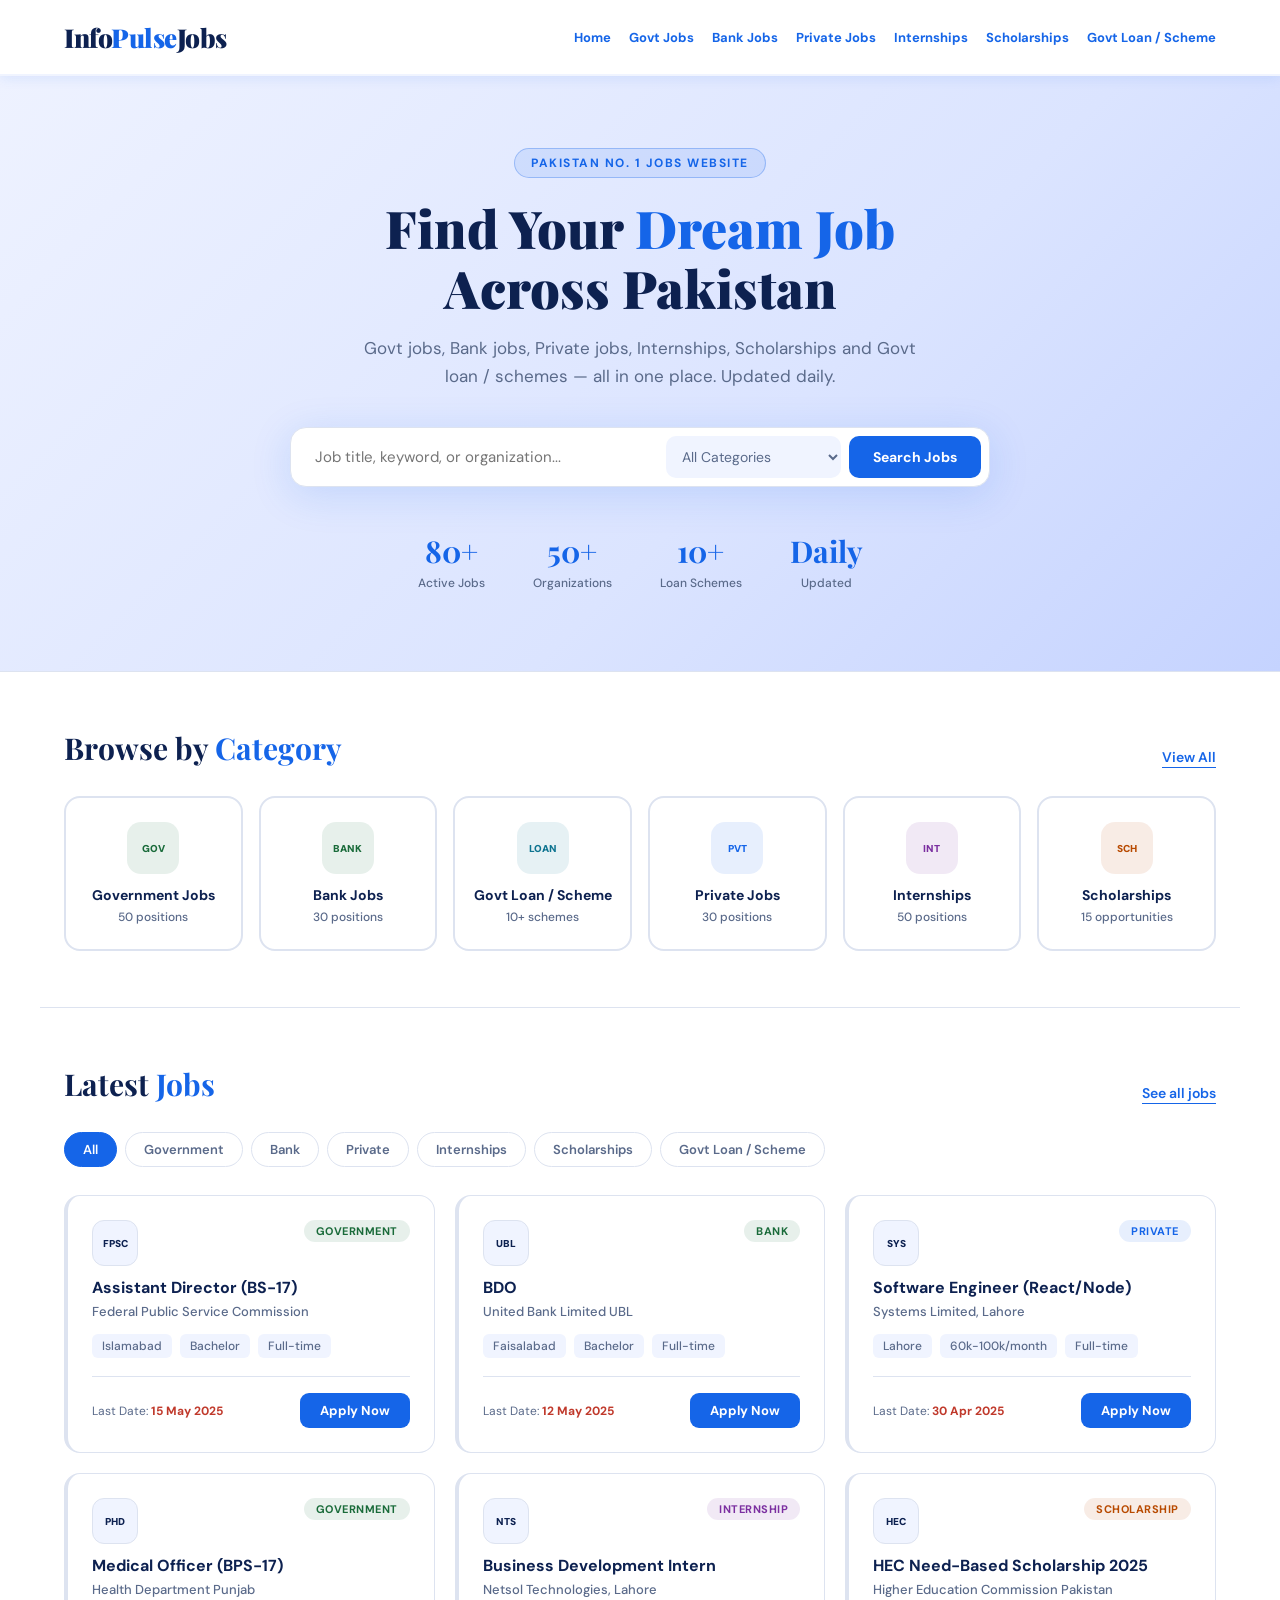
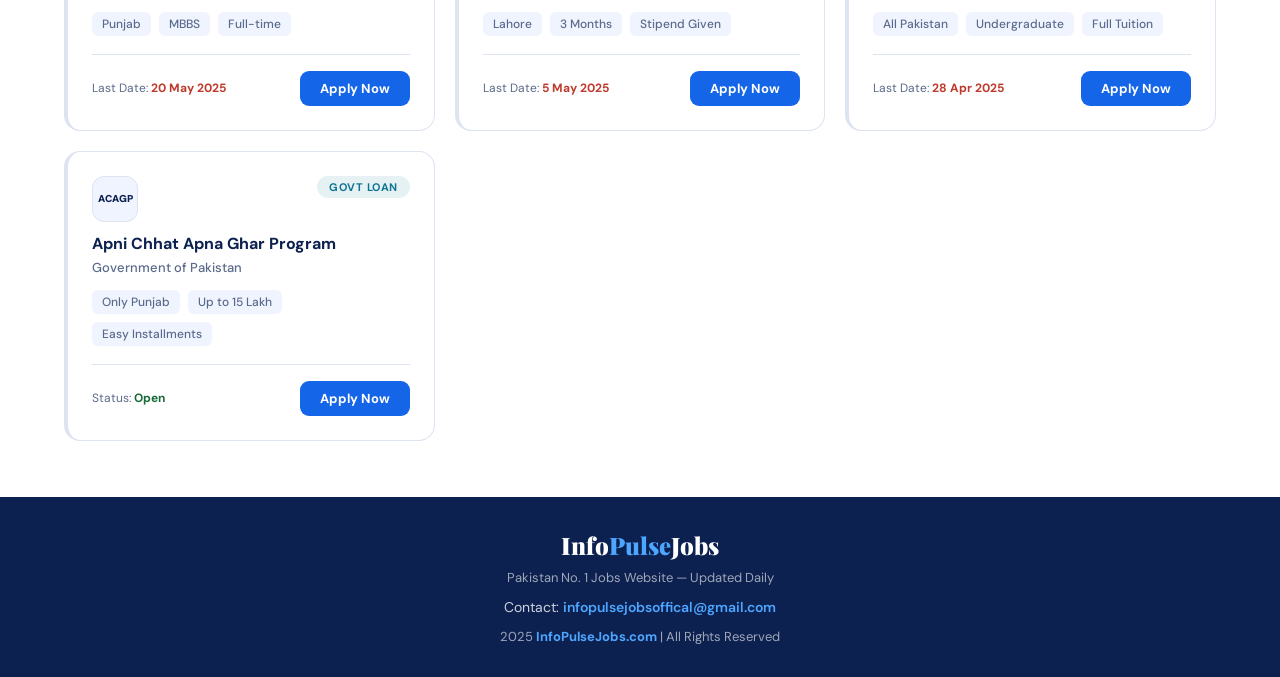
<file: index.html>
<!DOCTYPE html>
<html lang='en'>
<head>
  <meta charset='UTF-8'/>
  <meta name='viewport' content='width=device-width, initial-scale=1.0'/>
  <title>InfoPulseJobs - Pakistan No. 1 Jobs Website</title>
  <link href='https://fonts.googleapis.com/css2?family=Playfair+Display:wght@700;900&family=DM+Sans:wght@300;400;500;600&display=swap' rel='stylesheet'/>
  <link rel='stylesheet' href='style.css'/>
</head>
<body>

  <!-- HEADER -->
  <header>
    <div class='header-inner'>
      <a class='logo' href='#'>
        <div class='logo-word'>
          <span class='info'>Info</span><span class='pulse'>Pulse</span><span class='jobs'>Jobs</span>
        </div>
      </a>
      <nav>
        <a href='#'>Home</a>
        <a href='#'>Govt Jobs</a>
        <a href='#'>Bank Jobs</a>
        <a href='#'>Private Jobs</a>
        <a href='#'>Internships</a>
        <a href='#'>Scholarships</a>
        <a href='#'>Govt Loan / Scheme</a>
      </nav>
    </div>
  </header>

  <!-- HERO -->
  <div class='hero'>
    <div class='hero-badge'>Pakistan No. 1 Jobs Website</div>
    <h1>Find Your <span>Dream Job</span><br/>Across Pakistan</h1>
    <p>Govt jobs, Bank jobs, Private jobs, Internships, Scholarships and Govt loan / schemes — all in one place. Updated daily.</p>
    <div class='search-box'>
      <input type='text' placeholder='Job title, keyword, or organization...'/>
      <select>
        <option>All Categories</option>
        <option>Government Jobs</option>
        <option>Bank Jobs</option>
        <option>Private Jobs</option>
        <option>Internships</option>
        <option>Scholarships</option>
        <option>Govt Loan / Scheme</option>
      </select>
      <button class='search-btn'>Search Jobs</button>
    </div>
    <div class='stats'>
      <div class='stat'><div class='stat-num'>80+</div><div class='stat-label'>Active Jobs</div></div>
      <div class='stat'><div class='stat-num'>50+</div><div class='stat-label'>Organizations</div></div>
      <div class='stat'><div class='stat-num'>10+</div><div class='stat-label'>Loan Schemes</div></div>
      <div class='stat'><div class='stat-num'>Daily</div><div class='stat-label'>Updated</div></div>
    </div>
  </div>

  <!-- CATEGORIES -->
  <div class='section'>
    <div class='section-header'>
      <div class='section-title'>Browse by <span>Category</span></div>
      <a href='#' class='see-all'>View All</a>
    </div>
    <div class='categories'>
      <a href='#' class='cat-card gov'>
        <div class='cat-icon'>GOV</div>
        <div class='cat-name'>Government Jobs</div>
        <div class='cat-count'>50 positions</div>
      </a>
      <a href='#' class='cat-card gov'>
        <div class='cat-icon'>BANK</div>
        <div class='cat-name'>Bank Jobs</div>
        <div class='cat-count'>30 positions</div>
      </a>
      <a href='#' class='cat-card loan'>
        <div class='cat-icon'>LOAN</div>
        <div class='cat-name'>Govt Loan / Scheme</div>
        <div class='cat-count'>10+ schemes</div>
      </a>
      <a href='#' class='cat-card private'>
        <div class='cat-icon'>PVT</div>
        <div class='cat-name'>Private Jobs</div>
        <div class='cat-count'>30 positions</div>
      </a>
      <a href='#' class='cat-card intern'>
        <div class='cat-icon'>INT</div>
        <div class='cat-name'>Internships</div>
        <div class='cat-count'>50 positions</div>
      </a>
      <a href='#' class='cat-card scholar'>
        <div class='cat-icon'>SCH</div>
        <div class='cat-name'>Scholarships</div>
        <div class='cat-count'>15 opportunities</div>
      </a>
    </div>
  </div>

  <div class='divider'></div>

  <!-- LATEST JOBS -->
  <div class='section'>
    <div class='section-header'>
      <div class='section-title'>Latest <span>Jobs</span></div>
      <a href='#' class='see-all'>See all jobs</a>
    </div>

    <!-- FILTER TABS -->
    <div class='filter-tabs'>
      <button class='filter-tab active' onclick='filterJobs(this, "all")'>All</button>
      <button class='filter-tab' onclick='filterJobs(this, "gov")'>Government</button>
      <button class='filter-tab' onclick='filterJobs(this, "bank")'>Bank</button>
      <button class='filter-tab' onclick='filterJobs(this, "private")'>Private</button>
      <button class='filter-tab' onclick='filterJobs(this, "intern")'>Internships</button>
      <button class='filter-tab' onclick='filterJobs(this, "scholar")'>Scholarships</button>
      <button class='filter-tab' onclick='filterJobs(this, "loan")'>Govt Loan / Scheme</button>
    </div>

    <!-- JOB CARDS -->
    <div class='jobs-grid' id='jobsGrid'>

      <div class='job-card' data-cat='gov'>
        <div class='job-top'>
          <div class='job-logo'>FPSC</div>
          <span class='job-badge badge-gov'>Government</span>
        </div>
        <div class='job-title'>Assistant Director (BS-17)</div>
        <div class='job-org'>Federal Public Service Commission</div>
        <div class='job-meta'>
          <span class='meta-item'>Islamabad</span>
          <span class='meta-item'>Bachelor</span>
          <span class='meta-item'>Full-time</span>
        </div>
        <div class='job-footer'>
          <div class='deadline'>Last Date: <strong>15 May 2025</strong></div>
          <button class='apply-btn' onclick='applyJob("FPSC AD")'>Apply Now</button>
        </div>
      </div>

        <div class='job-card' data-cat='bank'>
        <div class='job-top'>
          <div class='job-logo'>UBL</div>
          <span class='job-badge badge-gov'>Bank</span>
        </div>
        <div class='job-title'>BDO</div>
        <div class='job-org'>United Bank Limited UBL</div>
        <div class='job-meta'>
          <span class='meta-item'>Faisalabad</span>
          <span class='meta-item'>Bachelor</span>
          <span class='meta-item'>Full-time</span>
        </div>
        <div class='job-footer'>
          <div class='deadline'>Last Date: <strong>12 May 2025</strong></div>
          <button class='apply-btn' onclick='applyJob("https://ubldigital.com/")'>Apply Now</button>
        </div>
      </div>

      <div class='job-card' data-cat='private'>
        <div class='job-top'>
          <div class='job-logo'>SYS</div>
          <span class='job-badge badge-private'>Private</span>
        </div>
        <div class='job-title'>Software Engineer (React/Node)</div>
        <div class='job-org'>Systems Limited, Lahore</div>
        <div class='job-meta'>
          <span class='meta-item'>Lahore</span>
          <span class='meta-item'>60k-100k/month</span>
          <span class='meta-item'>Full-time</span>
        </div>
        <div class='job-footer'>
          <div class='deadline'>Last Date: <strong>30 Apr 2025</strong></div>
          <button class='apply-btn' onclick='applyJob("Systems Ltd")'>Apply Now</button>
        </div>
      </div>

      <div class='job-card' data-cat='gov'>
        <div class='job-top'>
          <div class='job-logo'>PHD</div>
          <span class='job-badge badge-gov'>Government</span>
        </div>
        <div class='job-title'>Medical Officer (BPS-17)</div>
        <div class='job-org'>Health Department Punjab</div>
        <div class='job-meta'>
          <span class='meta-item'>Punjab</span>
          <span class='meta-item'>MBBS</span>
          <span class='meta-item'>Full-time</span>
        </div>
        <div class='job-footer'>
          <div class='deadline'>Last Date: <strong>20 May 2025</strong></div>
          <button class='apply-btn' onclick='applyJob("Punjab MO")'>Apply Now</button>
        </div>
      </div>

      <div class='job-card' data-cat='intern'>
        <div class='job-top'>
          <div class='job-logo'>NTS</div>
          <span class='job-badge badge-intern'>Internship</span>
        </div>
        <div class='job-title'>Business Development Intern</div>
        <div class='job-org'>Netsol Technologies, Lahore</div>
        <div class='job-meta'>
          <span class='meta-item'>Lahore</span>
          <span class='meta-item'>3 Months</span>
          <span class='meta-item'>Stipend Given</span>
        </div>
        <div class='job-footer'>
          <div class='deadline'>Last Date: <strong>5 May 2025</strong></div>
          <button class='apply-btn' onclick='applyJob("Netsol Intern")'>Apply Now</button>
        </div>
      </div>

      <div class='job-card' data-cat='scholar'>
        <div class='job-top'>
          <div class='job-logo'>HEC</div>
          <span class='job-badge badge-scholar'>Scholarship</span>
        </div>
        <div class='job-title'>HEC Need-Based Scholarship 2025</div>
        <div class='job-org'>Higher Education Commission Pakistan</div>
        <div class='job-meta'>
          <span class='meta-item'>All Pakistan</span>
          <span class='meta-item'>Undergraduate</span>
          <span class='meta-item'>Full Tuition</span>
        </div>
        <div class='job-footer'>
          <div class='deadline'>Last Date: <strong>28 Apr 2025</strong></div>
          <button class='apply-btn' onclick='applyJob("HEC Scholarship")'>Apply Now</button>
        </div>
      </div>

      <div class='job-card' data-cat='loan'>
        <div class='job-top'>
          <div class='job-logo'>ACAGP</div>
          <span class='job-badge badge-loan'>Govt Loan</span>
        </div>
        <div class='job-title'>Apni Chhat Apna Ghar Program</div>
        <div class='job-org'>Government of Pakistan</div>
        <div class='job-meta'>
          <span class='meta-item'>Only Punjab</span>
          <span class='meta-item'>Up to 15 Lakh</span>
          <span class='meta-item'>Easy Installments</span>
        </div>
        <div class='job-footer'>
          <div class='deadline'>Status: <strong class='open'>Open</strong></div>
          <button class='apply-btn' onclick='applyJob("https://acag.punjab.gov.pk/index.aspx")'>Apply Now</button>
        </div>
      </div>

    </div>
  </div>

  <!-- FOOTER -->
  <footer>
    <div class='footer-logo'>
      <span class='info'>Info</span><span class='pulse'>Pulse</span><span class='jobs'>Jobs</span>
    </div>
    <p>Pakistan No. 1 Jobs Website — Updated Daily</p>
    <div class='footer-email'>
      Contact: <a href='mailto:infopulsejobsoffical@gmail.com'>infopulsejobsoffical@gmail.com</a>
    </div>
    <p class='footer-copy'>2025 <strong>InfoPulseJobs.com</strong> | All Rights Reserved</p>
  </footer>

  <script src='script.js'></script>
</body>
</html>
</file>
<file: style.css>
/* ================================
   INFOPULSEJOBS - STYLESHEET
   style.css
================================ */

/* --- ROOT VARIABLES --- */
:root {
  --navy:    #0d2150;
  --blue:    #1565e8;
  --light:   #f0f4ff;
  --white:   #ffffff;
  --gray:    #5a6a8a;
  --border:  #dde3f0;
  --gov:     #1a6b3a;
  --intern:  #7b2fa0;
  --scholar: #b84a00;
  --loan:    #0e7490;
}

/* --- RESET --- */
* {
  margin: 0;
  padding: 0;
  box-sizing: border-box;
}

body {
  font-family: 'DM Sans', sans-serif;
  background: #ffffff;
  color: var(--navy);
}

/* ================================
   HEADER
================================ */
header {
  background: #ffffff;
  position: sticky;
  top: 0;
  z-index: 100;
  box-shadow: 0 2px 12px rgba(21, 101, 232, 0.1);
  border-bottom: 2px solid var(--light);
}

.header-inner {
  max-width: 1200px;
  margin: 0 auto;
  padding: 0 24px;
  display: flex;
  align-items: center;
  justify-content: space-between;
  height: 74px;
}

/* Logo */
.logo {
  text-decoration: none;
}

.logo-word {
  font-family: 'Playfair Display', serif;
  font-size: 26px;
  font-weight: 900;
  letter-spacing: -0.5px;
}

.logo-word .info { color: var(--navy); }
.logo-word .pulse { color: var(--blue); }
.logo-word .jobs { color: var(--navy); }

/* Nav */
nav {
  display: flex;
  gap: 18px;
  align-items: center;
  flex-wrap: wrap;
}

nav a {
  color: var(--blue);
  text-decoration: none;
  font-size: 13px;
  font-weight: 700;
  transition: color 0.2s;
  white-space: nowrap;
}

nav a:hover {
  color: var(--navy);
}

/* ================================
   HERO SECTION
================================ */
.hero {
  background: linear-gradient(135deg, #eef2ff 0%, #dbe4ff 60%, #c5d3ff 100%);
  padding: 72px 24px 80px;
  text-align: center;
  border-bottom: 1px solid var(--border);
}

.hero-badge {
  display: inline-block;
  background: rgba(21, 101, 232, 0.1);
  border: 1px solid rgba(21, 101, 232, 0.3);
  color: var(--blue);
  font-size: 12px;
  font-weight: 700;
  letter-spacing: 1.5px;
  text-transform: uppercase;
  padding: 6px 16px;
  border-radius: 100px;
  margin-bottom: 20px;
}

.hero h1 {
  font-family: 'Playfair Display', serif;
  font-size: 52px;
  font-weight: 900;
  color: var(--navy);
  line-height: 1.15;
  margin-bottom: 16px;
}

.hero h1 span {
  color: var(--blue);
}

.hero p {
  color: var(--gray);
  font-size: 17px;
  max-width: 560px;
  margin: 0 auto 36px;
  line-height: 1.7;
}

/* Search Box */
.search-box {
  background: var(--white);
  border-radius: 16px;
  padding: 8px;
  display: flex;
  gap: 8px;
  max-width: 700px;
  margin: 0 auto;
  box-shadow: 0 8px 40px rgba(21, 101, 232, 0.15);
  border: 1.5px solid var(--border);
}

.search-box input {
  flex: 1;
  border: none;
  outline: none;
  font-size: 15px;
  padding: 10px 16px;
  font-family: 'DM Sans', sans-serif;
  color: var(--navy);
  background: transparent;
}

.search-box select {
  border: none;
  outline: none;
  font-size: 14px;
  padding: 10px 12px;
  font-family: 'DM Sans', sans-serif;
  color: var(--gray);
  background: var(--light);
  border-radius: 10px;
  cursor: pointer;
}

.search-btn {
  background: var(--blue);
  color: #ffffff;
  border: none;
  padding: 12px 24px;
  border-radius: 10px;
  font-size: 14px;
  font-weight: 700;
  cursor: pointer;
  font-family: 'DM Sans', sans-serif;
  transition: background 0.2s;
}

.search-btn:hover {
  background: var(--navy);
}

/* Stats */
.stats {
  display: flex;
  justify-content: center;
  gap: 48px;
  margin-top: 44px;
  flex-wrap: wrap;
}

.stat {
  text-align: center;
}

.stat-num {
  font-family: 'Playfair Display', serif;
  font-size: 30px;
  font-weight: 700;
  color: var(--blue);
}

.stat-label {
  font-size: 12px;
  color: var(--gray);
  margin-top: 4px;
  font-weight: 500;
}

/* ================================
   SECTIONS
================================ */
.section {
  max-width: 1200px;
  margin: 0 auto;
  padding: 56px 24px;
}

.section-header {
  display: flex;
  align-items: flex-end;
  justify-content: space-between;
  margin-bottom: 28px;
}

.section-title {
  font-family: 'Playfair Display', serif;
  font-size: 30px;
  font-weight: 700;
  color: var(--navy);
}

.section-title span {
  color: var(--blue);
}

.see-all {
  color: var(--blue);
  font-size: 14px;
  font-weight: 600;
  text-decoration: none;
  border-bottom: 1.5px solid var(--blue);
  padding-bottom: 1px;
}

.divider {
  height: 1px;
  background: var(--border);
  max-width: 1200px;
  margin: 0 auto;
}

/* ================================
   CATEGORY CARDS
================================ */
.categories {
  display: grid;
  grid-template-columns: repeat(auto-fit, minmax(170px, 1fr));
  gap: 16px;
}

.cat-card {
  background: var(--white);
  border-radius: 16px;
  padding: 24px 16px;
  border: 2px solid var(--border);
  cursor: pointer;
  transition: all 0.2s;
  text-align: center;
  text-decoration: none;
  display: block;
}

.cat-card:hover {
  transform: translateY(-4px);
  box-shadow: 0 12px 32px rgba(21, 101, 232, 0.12);
  border-color: var(--blue);
}

.cat-icon {
  width: 52px;
  height: 52px;
  border-radius: 14px;
  display: flex;
  align-items: center;
  justify-content: center;
  font-size: 10px;
  font-weight: 900;
  margin: 0 auto 12px;
}

.cat-card.gov .cat-icon     { background: rgba(26, 107, 58, 0.1);  color: var(--gov); }
.cat-card.private .cat-icon { background: rgba(21, 101, 232, 0.1); color: var(--blue); }
.cat-card.intern .cat-icon  { background: rgba(123, 47, 160, 0.1); color: var(--intern); }
.cat-card.scholar .cat-icon { background: rgba(184, 74, 0, 0.1);   color: var(--scholar); }
.cat-card.loan .cat-icon    { background: rgba(14, 116, 144, 0.1); color: var(--loan); }

.cat-name {
  font-size: 14px;
  font-weight: 700;
  margin-bottom: 5px;
  color: var(--navy);
}

.cat-count {
  font-size: 12px;
  color: var(--gray);
  font-weight: 500;
}

/* ================================
   FILTER TABS
================================ */
.filter-tabs {
  display: flex;
  gap: 8px;
  flex-wrap: wrap;
  margin-bottom: 28px;
}

.filter-tab {
  padding: 8px 18px;
  border-radius: 100px;
  border: 1.5px solid var(--border);
  background: var(--white);
  font-size: 13px;
  font-weight: 600;
  color: var(--gray);
  cursor: pointer;
  transition: all 0.2s;
  font-family: 'DM Sans', sans-serif;
}

.filter-tab:hover {
  border-color: var(--blue);
  color: var(--blue);
}

.filter-tab.active {
  background: var(--blue);
  color: #ffffff;
  border-color: var(--blue);
}

/* ================================
   JOB CARDS
================================ */
.jobs-grid {
  display: grid;
  grid-template-columns: repeat(auto-fill, minmax(320px, 1fr));
  gap: 20px;
}

.job-card {
  background: var(--white);
  border-radius: 16px;
  padding: 24px;
  border: 1.5px solid var(--border);
  border-left: 4px solid var(--border);
  transition: all 0.2s;
}

.job-card:hover {
  transform: translateY(-3px);
  box-shadow: 0 10px 30px rgba(21, 101, 232, 0.1);
  border-left-color: var(--blue);
}

.job-top {
  display: flex;
  align-items: flex-start;
  justify-content: space-between;
  margin-bottom: 12px;
}

.job-logo {
  width: 46px;
  height: 46px;
  border-radius: 12px;
  display: flex;
  align-items: center;
  justify-content: center;
  font-size: 10px;
  font-weight: 900;
  background: var(--light);
  color: var(--navy);
  flex-shrink: 0;
  border: 1.5px solid var(--border);
}

.job-badge {
  font-size: 11px;
  font-weight: 700;
  letter-spacing: 0.5px;
  padding: 4px 12px;
  border-radius: 100px;
  text-transform: uppercase;
}

.badge-gov     { background: rgba(26, 107, 58, 0.1);  color: var(--gov); }
.badge-private { background: rgba(21, 101, 232, 0.1); color: var(--blue); }
.badge-intern  { background: rgba(123, 47, 160, 0.1); color: var(--intern); }
.badge-scholar { background: rgba(184, 74, 0, 0.1);   color: var(--scholar); }
.badge-loan    { background: rgba(14, 116, 144, 0.1); color: var(--loan); }

.job-title {
  font-size: 16px;
  font-weight: 700;
  color: var(--navy);
  margin-bottom: 4px;
  line-height: 1.3;
}

.job-org {
  font-size: 13px;
  color: var(--gray);
  margin-bottom: 14px;
  font-weight: 500;
}

.job-meta {
  display: flex;
  flex-wrap: wrap;
  gap: 8px;
  font-size: 12px;
  color: var(--gray);
  margin-bottom: 18px;
}

.meta-item {
  background: var(--light);
  padding: 4px 10px;
  border-radius: 6px;
  font-weight: 500;
}

.job-footer {
  display: flex;
  align-items: center;
  justify-content: space-between;
  border-top: 1px solid var(--border);
  padding-top: 16px;
}

.deadline {
  font-size: 12px;
  color: var(--gray);
}

.deadline strong {
  color: #c0392b;
}

.deadline strong.open {
  color: #1a6b3a;
}

.apply-btn {
  background: var(--blue);
  color: #ffffff;
  border: none;
  padding: 9px 20px;
  border-radius: 9px;
  font-size: 13px;
  font-weight: 700;
  cursor: pointer;
  font-family: 'DM Sans', sans-serif;
  transition: background 0.2s;
}

.apply-btn:hover {
  background: var(--navy);
}


/* ================================
   FOOTER
================================ */
footer {
  background: var(--navy);
  color: rgba(255, 255, 255, 0.6);
  text-align: center;
  padding: 32px 24px;
  font-size: 13px;
}

.footer-logo {
  font-family: 'Playfair Display', serif;
  font-size: 24px;
  font-weight: 900;
  margin-bottom: 8px;
}

.footer-logo .info { color: #ffffff; }
.footer-logo .pulse { color: #4da6ff; }
.footer-logo .jobs { color: #ffffff; }

.footer-email {
  margin-top: 12px;
  font-size: 14px;
  color: rgba(255, 255, 255, 0.8);
}

.footer-email a {
  color: #4da6ff;
  text-decoration: none;
  font-weight: 600;
}

.footer-copy {
  margin-top: 12px;
}

.footer-copy strong {
  color: #4da6ff;
}

/* ================================
   RESPONSIVE - MOBILE
================================ */
@media (max-width: 768px) {
  nav { display: none; }
  .hero h1 { font-size: 32px; }
  .search-box { flex-direction: column; }
  .stats { gap: 24px; }
  .section { padding: 36px 16px; }
}
</file>
